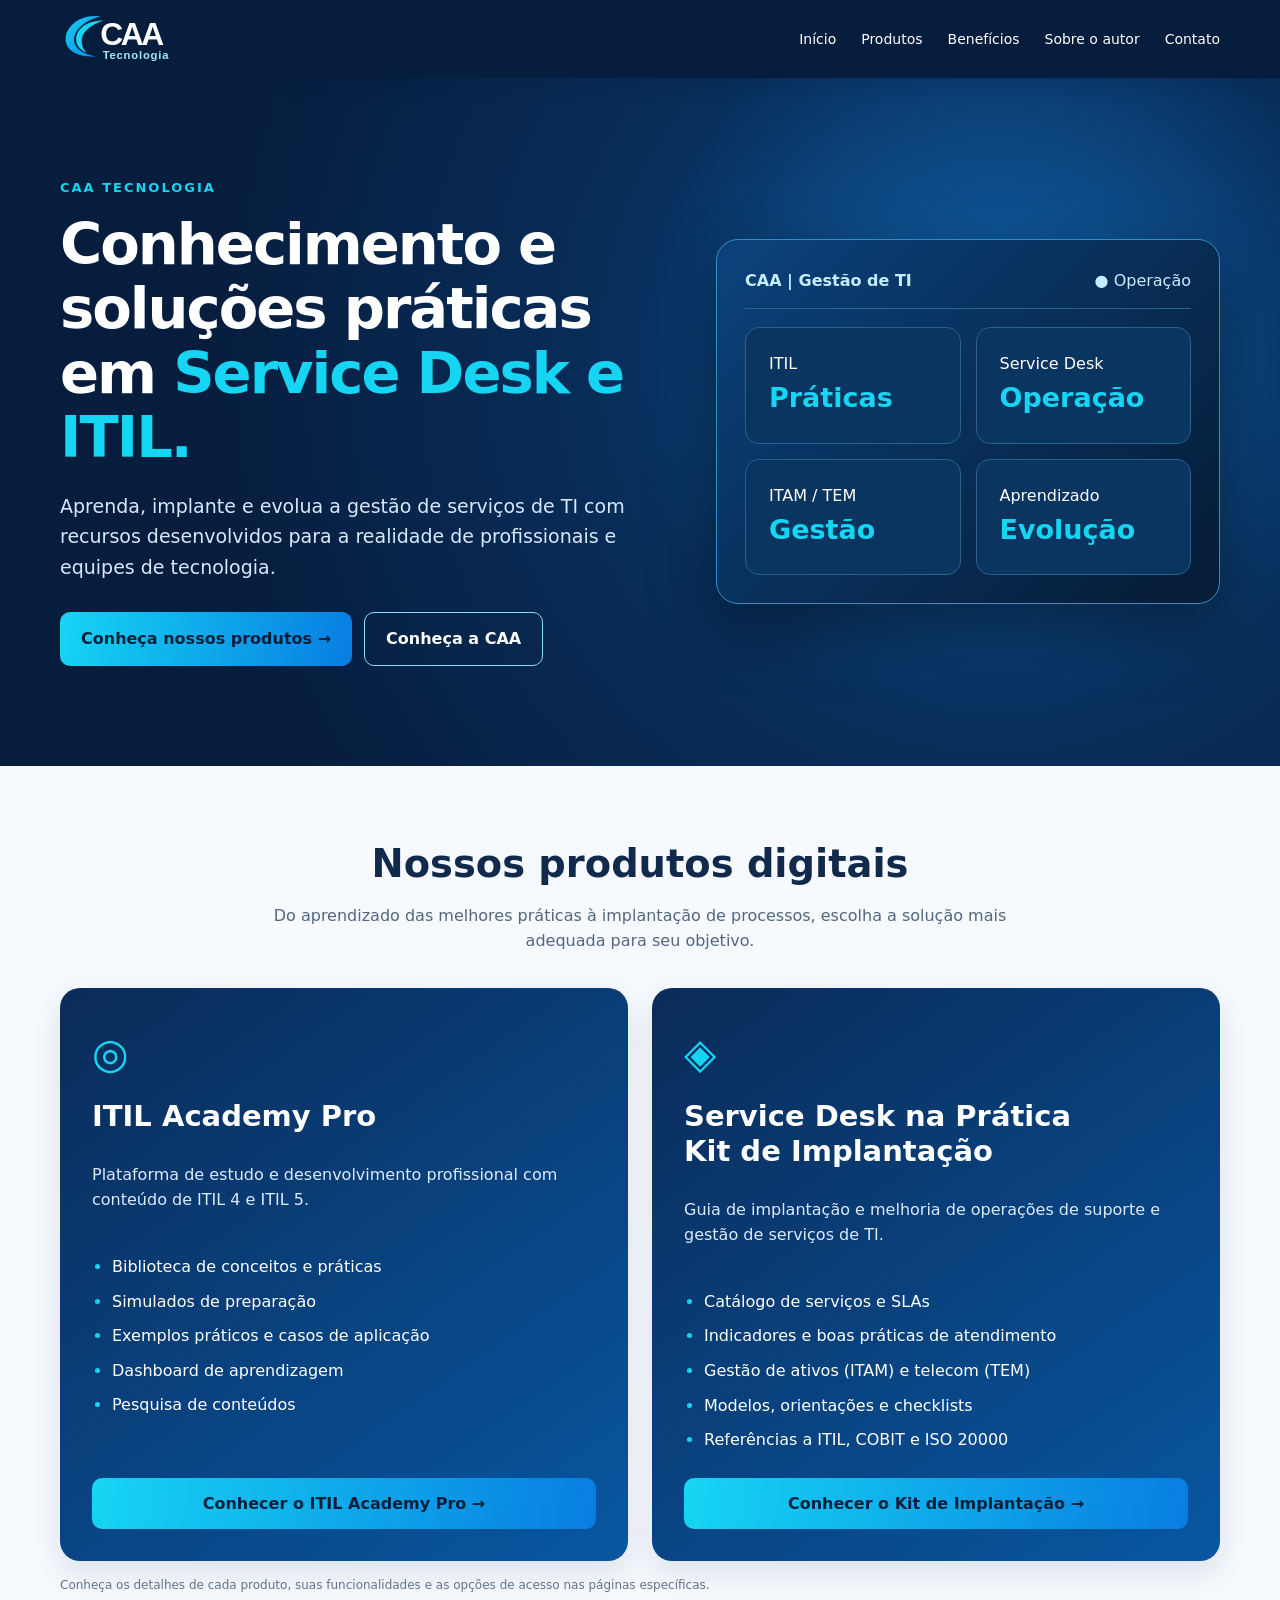
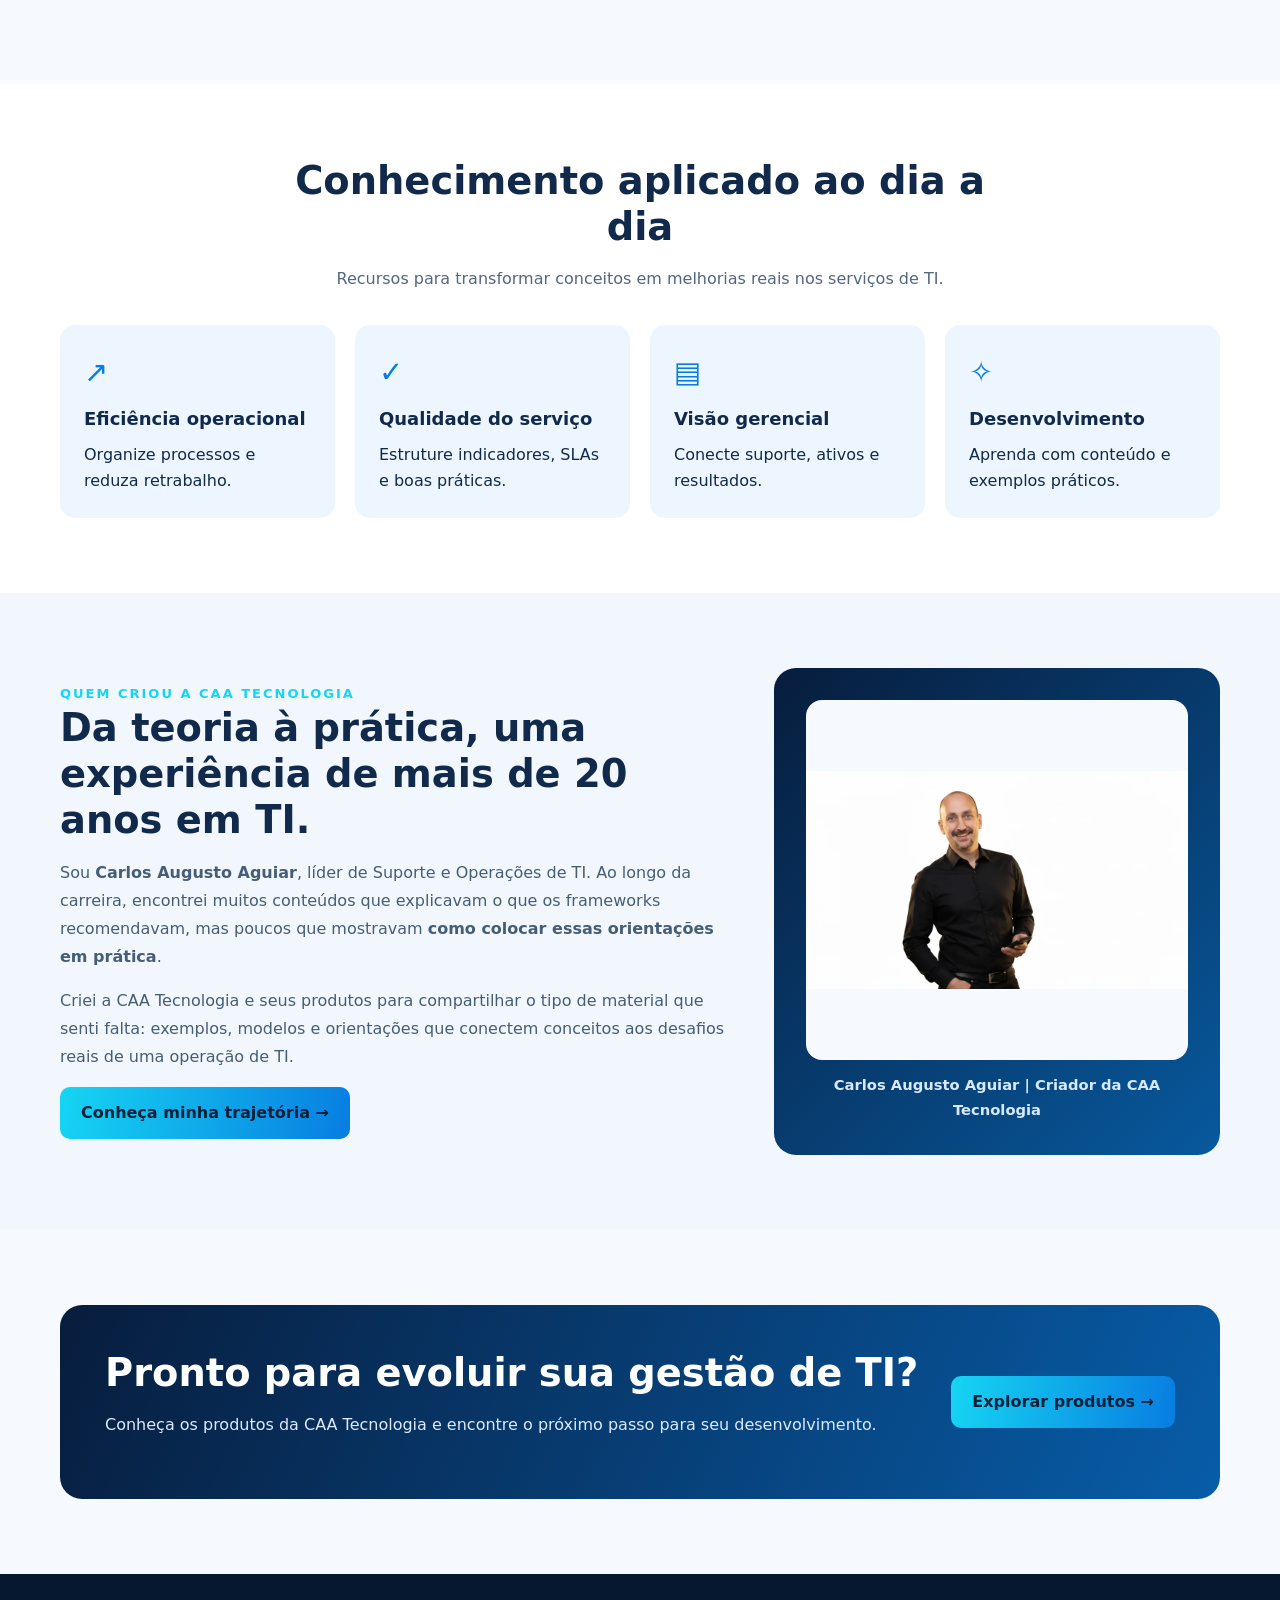
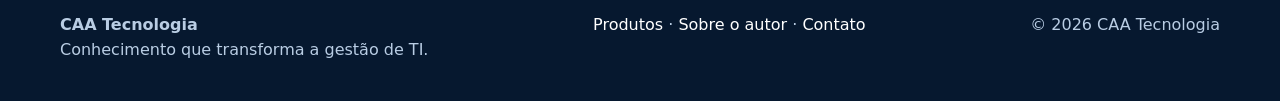
<file: index.html>
<!DOCTYPE html>
<!DOCTYPE html>

<html lang="pt-BR"><head><meta charset="utf-8"/><meta content="width=device-width,initial-scale=1" name="viewport"/><meta content="Aprenda ITIL e Service Desk na prática com a CAA Tecnologia. Conheça plataformas de estudo, exemplos aplicados e materiais para gestão de serviços de TI." name="description"/><title>CAA Tecnologia | ITIL e Service Desk na Prática</title><link href="style.css" rel="stylesheet"/><link href="https://caatecnologia.com/" rel="canonical"/><meta content="website" property="og:type"/><meta content="pt_BR" property="og:locale"/><meta content="CAA Tecnologia" property="og:site_name"/><meta content="CAA Tecnologia | ITIL e Service Desk na Prática" property="og:title"/><meta content="Aprenda ITIL e Service Desk na prática com a CAA Tecnologia. Conheça plataformas de estudo, exemplos aplicados e materiais para gestão de serviços de TI." property="og:description"/><meta content="https://caatecnologia.com/" property="og:url"/><meta content="summary" name="twitter:card"/><script type="application/ld+json">{
  "@context": "https://schema.org",
  "@type": "Organization",
  "name": "CAA Tecnologia",
  "url": "https://caatecnologia.com/",
  "description": "Conteúdos e produtos digitais de aplicação prática em ITIL, Service Desk e gestão de serviços de TI.",
  "founder": {
    "@type": "Person",
    "name": "Carlos Augusto Aguiar"
  }
}</script></head><body><header class="header"><div class="container nav"><a aria-label="CAA Tecnologia" class="brand" href="#inicio"><img alt="CAA Tecnologia" height="60" src="logo-caa.svg" style="display:block;width:185px;height:auto" width="185"/></a><nav aria-label="Navegação" class="links"><a href="#inicio">Início</a><a href="#produtos">Produtos</a><a href="#beneficios">Benefícios</a><a href="sobre-autor/">Sobre o autor</a><a href="#contato">Contato</a></nav></div></header><main><div class="hero" id="inicio"><div class="container hero-grid"><div><div class="eyebrow">CAA Tecnologia</div><h1>Conhecimento e soluções práticas em <span>Service Desk e ITIL.</span></h1><p>Aprenda, implante e evolua a gestão de serviços de TI com recursos desenvolvidos para a realidade de profissionais e equipes de tecnologia.</p><div class="actions"><a class="btn" href="#produtos">Conheça nossos produtos →</a><a class="btn outline" href="#sobre">Conheça a CAA</a></div></div><div aria-label="Ilustração conceitual de painel de gestão de TI" class="visual"><div class="visual-title"><b>CAA | Gestão de TI</b><span>● Operação</span></div><div class="metric-grid"><div class="metric">ITIL<b>Práticas</b></div><div class="metric">Service Desk<b>Operação</b></div><div class="metric">ITAM / TEM<b>Gestão</b></div><div class="metric">Aprendizado<b>Evolução</b></div></div></div></div></div><section id="produtos"><div class="container"><div class="section-head"><h2>Nossos produtos digitais</h2><p>Do aprendizado das melhores práticas à implantação de processos, escolha a solução mais adequada para seu objetivo.</p></div><div class="products"><article class="product"><div class="icon">◎</div><h3>ITIL Academy Pro</h3><p>Plataforma de estudo e desenvolvimento profissional com conteúdo de ITIL 4 e ITIL 5.</p><ul><li>Biblioteca de conceitos e práticas</li><li>Simulados de preparação</li><li>Exemplos práticos e casos de aplicação</li><li>Dashboard de aprendizagem</li><li>Pesquisa de conteúdos</li></ul><a class="btn" href="itil-academy-pro/">Conhecer o ITIL Academy Pro →</a></article><article class="product"><div class="icon">◈</div><h3>Service Desk na Prática <br/>Kit de Implantação</h3><p>Guia de implantação e melhoria de operações de suporte e gestão de serviços de TI.</p><ul><li>Catálogo de serviços e SLAs</li><li>Indicadores e boas práticas de atendimento</li><li>Gestão de ativos (ITAM) e telecom (TEM)</li><li>Modelos, orientações e checklists</li><li>Referências a ITIL, COBIT e ISO 20000</li></ul><a class="btn" href="service-desk/">Conhecer o Kit de Implantação →</a></article></div><p class="note">Conheça os detalhes de cada produto, suas funcionalidades e as opções de acesso nas páginas específicas.</p></div></section><section class="features" id="beneficios"><div class="container"><div class="section-head"><h2>Conhecimento aplicado ao dia a dia</h2><p>Recursos para transformar conceitos em melhorias reais nos serviços de TI.</p></div><div class="feature-grid"><div class="feature"><div class="symbol">↗</div><strong>Eficiência operacional</strong>Organize processos e reduza retrabalho.</div><div class="feature"><div class="symbol">✓</div><strong>Qualidade do serviço</strong>Estruture indicadores, SLAs e boas práticas.</div><div class="feature"><div class="symbol">▤</div><strong>Visão gerencial</strong>Conecte suporte, ativos e resultados.</div><div class="feature"><div class="symbol">✧</div><strong>Desenvolvimento</strong>Aprenda com conteúdo e exemplos práticos.</div></div></div></section><section class="author-section" id="sobre"><div class="container author-grid"><div><div class="eyebrow">Quem criou a CAA Tecnologia</div><h2>Da teoria à prática, uma experiência de mais de 20 anos em TI.</h2><p>Sou <strong>Carlos Augusto Aguiar</strong>, líder de Suporte e Operações de TI. Ao longo da carreira, encontrei muitos conteúdos que explicavam o que os frameworks recomendavam, mas poucos que mostravam <strong>como colocar essas orientações em prática</strong>.</p><p>Criei a CAA Tecnologia e seus produtos para compartilhar o tipo de material que senti falta: exemplos, modelos e orientações que conectem conceitos aos desafios reais de uma operação de TI.</p><a class="btn" href="sobre-autor/">Conheça minha trajetória →</a></div><div class="author-panel"><img alt="Foto profissional de Carlos Augusto Aguiar" class="author-photo" loading="lazy" src="foto-autor.webp"/><p class="author-photo-caption">Carlos Augusto Aguiar | Criador da CAA Tecnologia</p></div></div></section><section id="contato"><div class="container"><div class="cta"><div><h2>Pronto para evoluir sua gestão de TI?</h2><p>Conheça os produtos da CAA Tecnologia e encontre o próximo passo para seu desenvolvimento.</p></div><a class="btn" href="#produtos">Explorar produtos →</a></div></div></section></main><footer><div class="container foot"><div><b>CAA Tecnologia</b><div>Conhecimento que transforma a gestão de TI.</div></div><div><a href="#produtos">Produtos</a> · <a href="sobre-autor/">Sobre o autor</a> · <a href="#contato">Contato</a></div><div>© <span id="year">2026</span> CAA Tecnologia</div></div></footer><script>document.getElementById('year').textContent=new Date().getFullYear()</script></body></html>
</file>
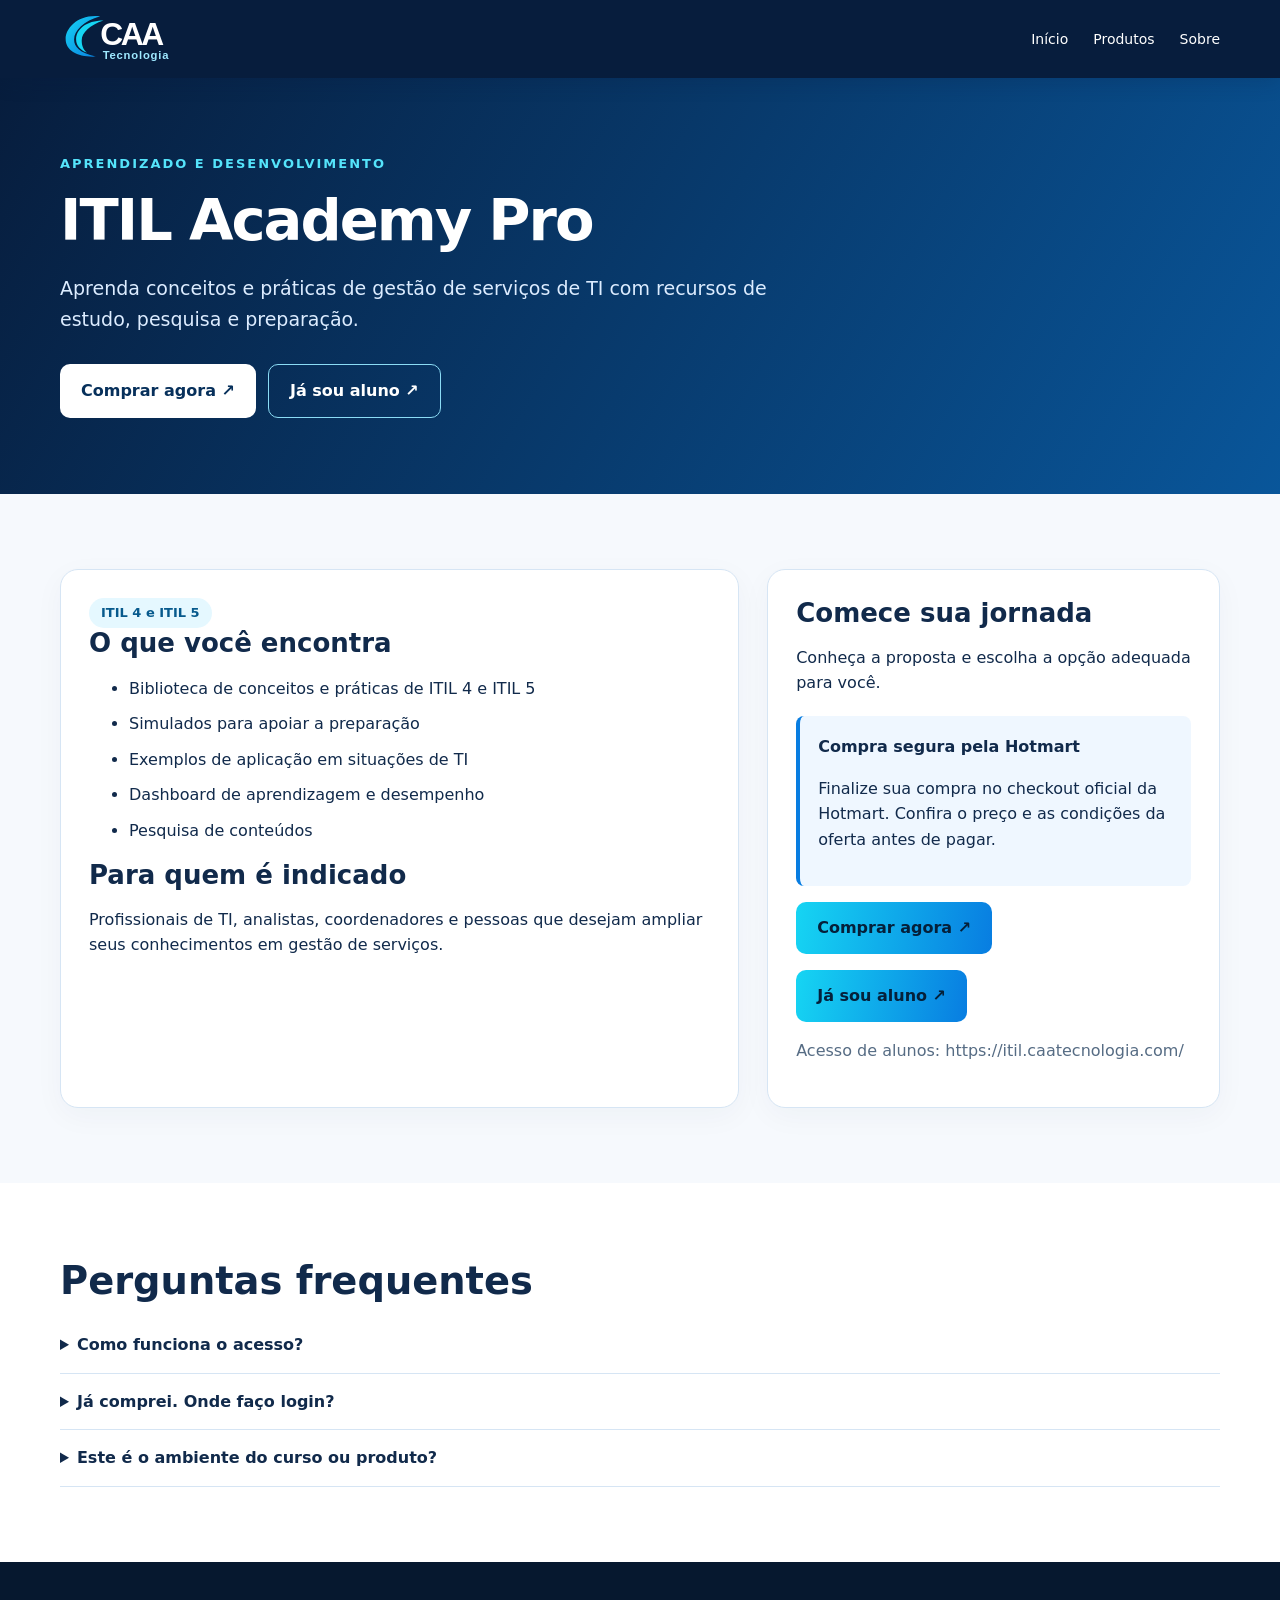
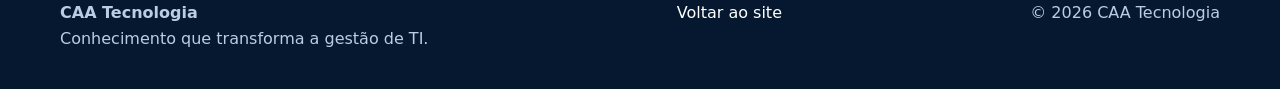
<file: itil-academy-pro/index.html>
<!DOCTYPE html>
<html lang="pt-BR">
<head>
<meta charset="utf-8"/>
<meta name="viewport" content="width=device-width,initial-scale=1"/>
<title>ITIL Academy Pro | ITIL 4 e 5 na Prática</title>
<meta name="description" content="Estude ITIL 4 e ITIL 5 com biblioteca de conceitos, simulados, exemplos práticos e dashboard de aprendizagem no ITIL Academy Pro da CAA Tecnologia."/>
<link rel="canonical" href="https://caatecnologia.com/itil-academy-pro/"/>
<meta name="robots" content="index,follow"/>
<meta property="og:type" content="website"/>
<meta property="og:locale" content="pt_BR"/>
<meta property="og:site_name" content="CAA Tecnologia"/>
<meta property="og:title" content="ITIL Academy Pro | ITIL 4 e 5 na Prática"/>
<meta property="og:description" content="Biblioteca ITIL 4 e 5, simulados e exemplos práticos para conectar a teoria aos desafios da gestão de serviços de TI."/>
<meta property="og:url" content="https://caatecnologia.com/itil-academy-pro/"/>
<meta name="twitter:card" content="summary"/>
<meta name="twitter:title" content="ITIL Academy Pro | ITIL 4 e 5 na Prática"/>
<meta name="twitter:description" content="Estude ITIL com biblioteca, simulados e exemplos de aplicação prática."/>
<link href="../style.css" rel="stylesheet"/>
<script type="application/ld+json">{"@context":"https://schema.org","@graph":[{"@type":"Organization","@id":"https://caatecnologia.com/#organization","name":"CAA Tecnologia","url":"https://caatecnologia.com/"},{"@type":"WebPage","@id":"https://caatecnologia.com/itil-academy-pro/#webpage","url":"https://caatecnologia.com/itil-academy-pro/","name":"ITIL Academy Pro | ITIL 4 e 5 na Prática","description":"Plataforma de aprendizagem com biblioteca ITIL 4 e ITIL 5, simulados e exemplos práticos.","inLanguage":"pt-BR","publisher":{"@id":"https://caatecnologia.com/#organization"},"mainEntity":{"@id":"https://caatecnologia.com/itil-academy-pro/#product"}},{"@type":"Product","@id":"https://caatecnologia.com/itil-academy-pro/#product","name":"ITIL Academy Pro","description":"Plataforma digital de estudo de ITIL 4 e ITIL 5 com biblioteca, simulados, exemplos práticos e dashboard de aprendizagem.","brand":{"@type":"Brand","name":"CAA Tecnologia"},"url":"https://caatecnologia.com/itil-academy-pro/"}]}</script>
</head>
<body><header class="header"><div class="container nav"><a aria-label="CAA Tecnologia" class="brand" href="../"><img alt="CAA Tecnologia" height="60" src="../logo-caa.svg" style="display:block;width:185px;height:auto" width="185"/></a><nav aria-label="Navegação" class="links"><a href="../">Início</a><a href="../#produtos">Produtos</a><a href="../#sobre">Sobre</a></nav></div></header><main><div class="detail-hero"><div class="container"><div class="eyebrow">Aprendizado e desenvolvimento</div><h1>ITIL Academy Pro</h1><p>Aprenda conceitos e práticas de gestão de serviços de TI com recursos de estudo, pesquisa e preparação.</p><div class="actions"><a class="btn secondary" href="https://pay.hotmart.com/L108184821G" rel="noopener noreferrer" target="_blank">Comprar agora ↗</a><a class="btn outline" href="https://itil.caatecnologia.com/" rel="noopener noreferrer" target="_blank">Já sou aluno ↗</a></div></div></div><section><div class="container detail-grid"><article class="panel"><span class="pill">ITIL 4 e ITIL 5</span><h2>O que você encontra</h2><ul><li>Biblioteca de conceitos e práticas de ITIL 4 e ITIL 5</li><li>Simulados para apoiar a preparação</li><li>Exemplos de aplicação em situações de TI</li><li>Dashboard de aprendizagem e desempenho</li><li>Pesquisa de conteúdos</li></ul><h2>Para quem é indicado</h2><p>Profissionais de TI, analistas, coordenadores e pessoas que desejam ampliar seus conhecimentos em gestão de serviços.</p></article><aside class="panel" id="compra"><h2>Comece sua jornada</h2><p>Conheça a proposta e escolha a opção adequada para você.</p><div class="purchase-note"><strong>Compra segura pela Hotmart</strong><p>Finalize sua compra no checkout oficial da Hotmart. Confira o preço e as condições da oferta antes de pagar.</p></div><p><a class="btn" href="https://pay.hotmart.com/L108184821G" rel="noopener noreferrer" target="_blank">Comprar agora ↗</a></p><p><a class="btn" href="https://itil.caatecnologia.com/" rel="noopener noreferrer" target="_blank">Já sou aluno ↗</a></p><p class="muted">Acesso de alunos: https://itil.caatecnologia.com/</p></aside></div></section><section class="features faq"><div class="container"><h2>Perguntas frequentes</h2><details><summary>Como funciona o acesso?</summary><p>A compra dá acesso conforme as regras da oferta na Hotmart e a validação de acesso na plataforma.</p></details><details><summary>Já comprei. Onde faço login?</summary><p>Use o botão “Já sou aluno” nesta página, com a conta vinculada à sua compra.</p></details><details><summary>Este é o ambiente do curso ou produto?</summary><p>Não. Esta é uma página de apresentação. O acesso ao conteúdo ocorre na plataforma do produto.</p></details></div></section></main><footer><div class="container foot"><div><b>CAA Tecnologia</b><div>Conhecimento que transforma a gestão de TI.</div></div><div><a href="../">Voltar ao site</a></div><div>© 2026 CAA Tecnologia</div></div></footer></body></html>
</file>
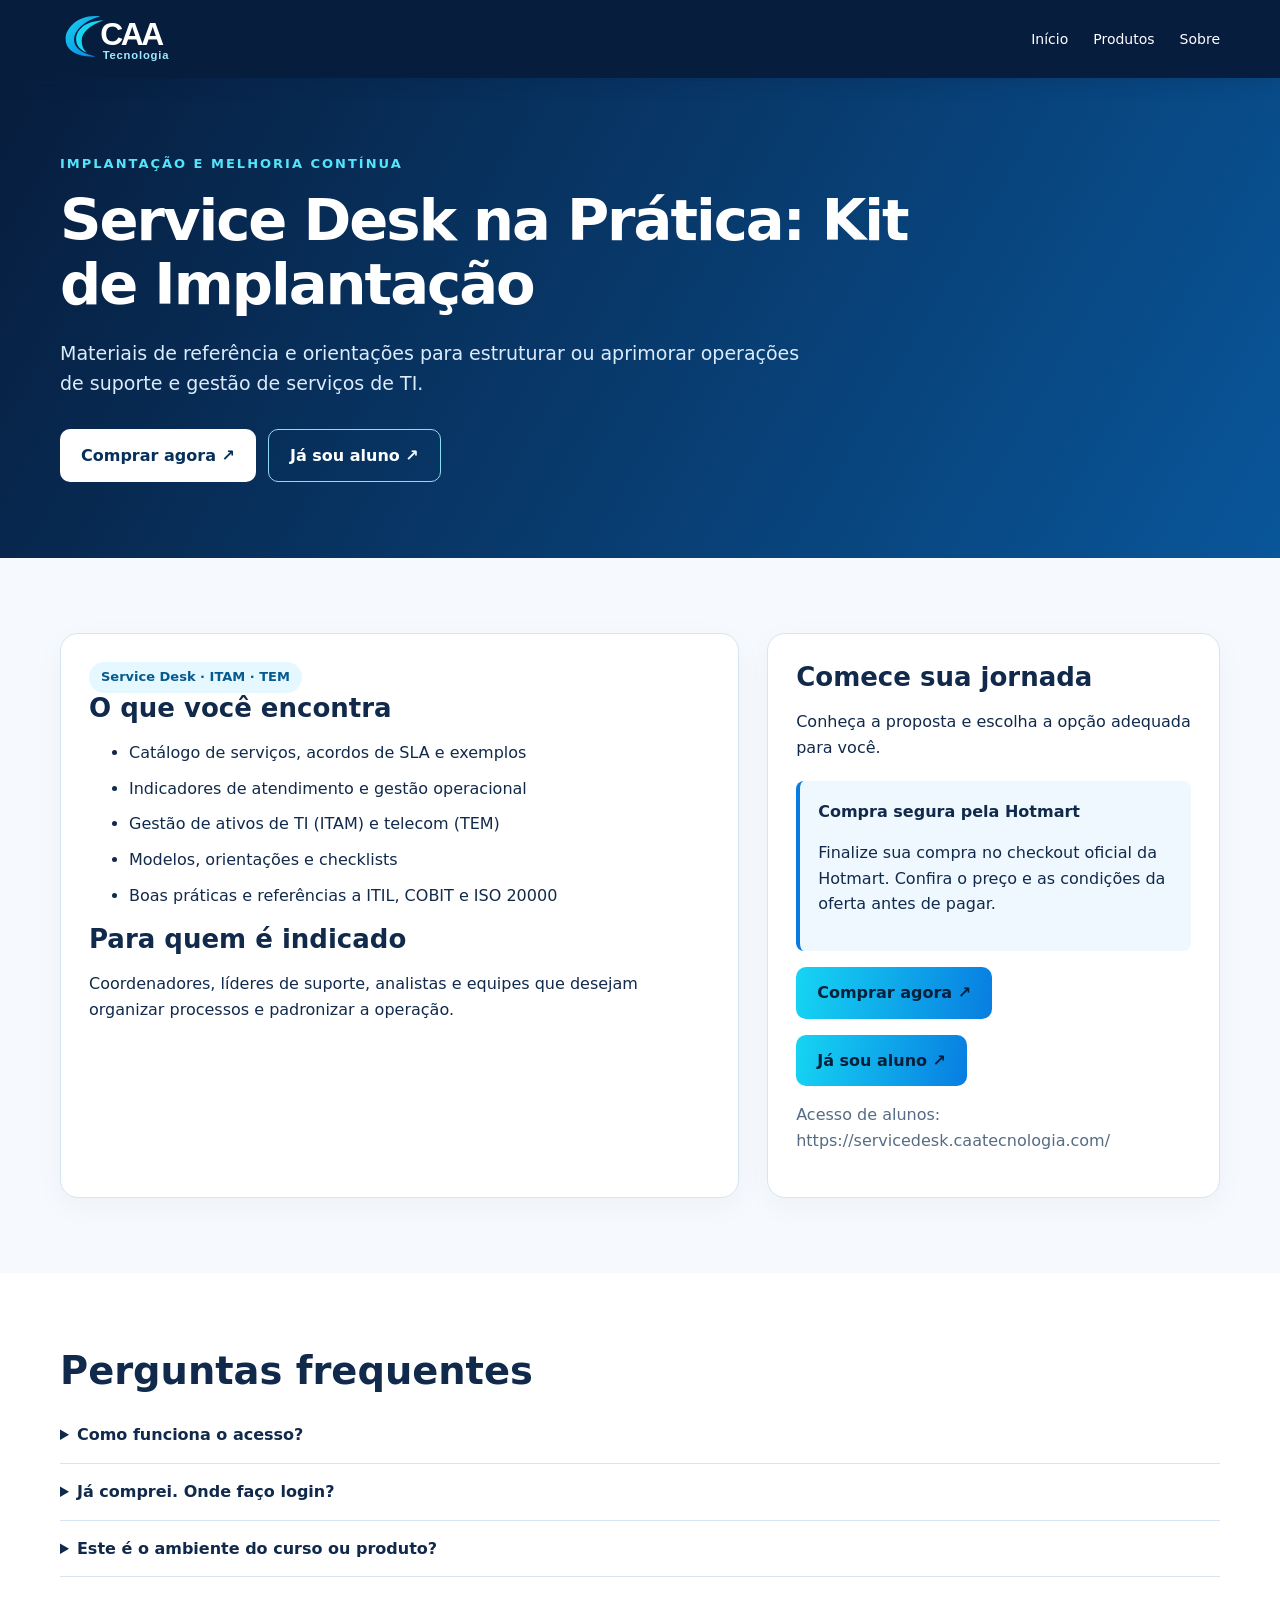
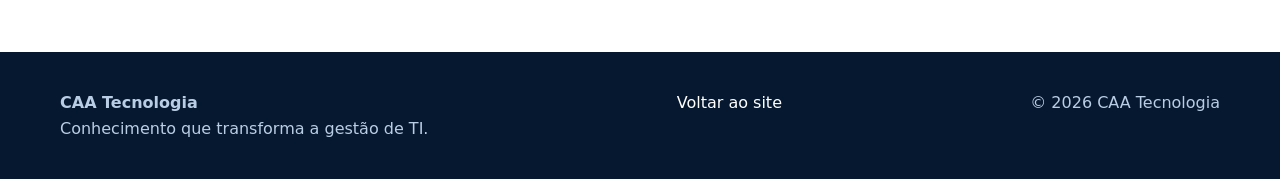
<file: service-desk/index.html>
<!DOCTYPE html>

<html lang="pt-BR">
<head>
<meta charset="utf-8"/>
<meta content="width=device-width,initial-scale=1" name="viewport"/>
<meta content="Implante e melhore seu Service Desk com orientações práticas sobre ITSM, catálogo de serviços, SLA, indicadores, gestão de ativos (ITAM) e telecom (TEM)." name="description"/>
<title>Service Desk na Prática | Kit de Implantação de TI</title>
<link href="../style.css" rel="stylesheet"/>
<link href="https://caatecnologia.com/service-desk/" rel="canonical"/>
<meta content="website" property="og:type"/>
<meta content="pt_BR" property="og:locale"/>
<meta content="CAA Tecnologia" property="og:site_name"/>
<meta content="Service Desk na Prática | Kit de Implantação de TI" property="og:title"/>
<meta content="Materiais e orientações práticas para estruturar o Service Desk: SLA, indicadores, ITSM, ITAM, TEM e modelos de implantação." property="og:description"/>
<meta content="https://caatecnologia.com/service-desk/" property="og:url"/>
<meta content="summary_large_image" name="twitter:card"/>
<script type="application/ld+json">{
  "@context": "https://schema.org",
  "@graph": [
    {
      "@type": "Organization",
      "@id": "https://caatecnologia.com/#organization",
      "name": "CAA Tecnologia",
      "url": "https://caatecnologia.com/"
    },
    {
      "@type": "WebPage",
      "@id": "https://caatecnologia.com/service-desk/#webpage",
      "url": "https://caatecnologia.com/service-desk/",
      "name": "Service Desk na Prática: Kit de Implantação",
      "description": "Materiais de referência e orientações para estruturar ou aprimorar operações de suporte e gestão de serviços de TI.",
      "inLanguage": "pt-BR",
      "publisher": {
        "@id": "https://caatecnologia.com/#organization"
      },
      "mainEntity": {
        "@id": "https://caatecnologia.com/service-desk/#product"
      }
    },
    {
      "@type": "Product",
      "@id": "https://caatecnologia.com/service-desk/#product",
      "name": "Service Desk na Prática: Kit de Implantação",
      "description": "Produto digital com materiais de referência, modelos e orientações para estruturação e melhoria de operações de Service Desk, incluindo SLAs, indicadores, ITAM e TEM.",
      "url": "https://caatecnologia.com/service-desk/",
      "brand": {
        "@type": "Brand",
        "name": "CAA Tecnologia"
      },
      "category": "Material educacional digital",
      "offers": {
        "@type": "Offer",
        "url": "https://pay.hotmart.com/N108180989K",
        "price": "29.90",
        "priceCurrency": "BRL",
        "seller": {
          "@id": "https://caatecnologia.com/#organization"
        }
      },
      "image": "https://caatecnologia.com/service-desk/capa-service-desk.webp"
    }
  ]
}</script>
<meta content="https://caatecnologia.com/service-desk/capa-service-desk.webp" property="og:image"/><meta content="Capa do Service Desk na Prática: Kit de Implantação" property="og:image:alt"/><meta content="https://caatecnologia.com/service-desk/capa-service-desk.webp" name="twitter:image"/></head>
<body><header class="header"><div class="container nav"><a aria-label="CAA Tecnologia" class="brand" href="../"><img alt="CAA Tecnologia" height="60" src="../logo-caa.svg" style="display:block;width:185px;height:auto" width="185"/></a><nav aria-label="Navegação" class="links"><a href="../">Início</a><a href="../#produtos">Produtos</a><a href="../#sobre">Sobre</a></nav></div></header><main><div class="detail-hero"><div class="container"><div class="eyebrow">Implantação e melhoria contínua</div><h1>Service Desk na Prática: Kit de Implantação</h1><p>Materiais de referência e orientações para estruturar ou aprimorar operações de suporte e gestão de serviços de TI.</p><div class="actions"><a class="btn secondary" href="https://pay.hotmart.com/N108180989K" rel="noopener noreferrer" target="_blank">Comprar agora ↗</a><a class="btn outline" href="https://servicedesk.caatecnologia.com/" rel="noopener noreferrer" target="_blank">Já sou aluno ↗</a></div></div></div><section><div class="container detail-grid"><article class="panel"><span class="pill">Service Desk · ITAM · TEM</span><h2>O que você encontra</h2><ul><li>Catálogo de serviços, acordos de SLA e exemplos</li><li>Indicadores de atendimento e gestão operacional</li><li>Gestão de ativos de TI (ITAM) e telecom (TEM)</li><li>Modelos, orientações e checklists</li><li>Boas práticas e referências a ITIL, COBIT e ISO 20000</li></ul><h2>Para quem é indicado</h2><p>Coordenadores, líderes de suporte, analistas e equipes que desejam organizar processos e padronizar a operação.</p></article><aside class="panel" id="compra"><h2>Comece sua jornada</h2><p>Conheça a proposta e escolha a opção adequada para você.</p><div class="purchase-note"><strong>Compra segura pela Hotmart</strong><p>Finalize sua compra no checkout oficial da Hotmart. Confira o preço e as condições da oferta antes de pagar.</p></div><p><a class="btn" href="https://pay.hotmart.com/N108180989K" rel="noopener noreferrer" target="_blank">Comprar agora ↗</a></p><p><a class="btn" href="https://servicedesk.caatecnologia.com/" rel="noopener noreferrer" target="_blank">Já sou aluno ↗</a></p><p class="muted">Acesso de alunos: https://servicedesk.caatecnologia.com/</p></aside></div></section><section class="features faq"><div class="container"><h2>Perguntas frequentes</h2><details><summary>Como funciona o acesso?</summary><p>Os materiais disponíveis e as condições de acesso devem ser conferidos na oferta da Hotmart.</p></details><details><summary>Já comprei. Onde faço login?</summary><p>Use o botão “Já sou aluno” nesta página, com a conta vinculada à sua compra.</p></details><details><summary>Este é o ambiente do curso ou produto?</summary><p>Não. Esta é uma página de apresentação. O acesso ao conteúdo ocorre na plataforma do produto.</p></details></div></section></main><footer><div class="container foot"><div><b>CAA Tecnologia</b><div>Conhecimento que transforma a gestão de TI.</div></div><div><a href="../">Voltar ao site</a></div><div>© 2026 CAA Tecnologia</div></div></footer></body></html>
</file>
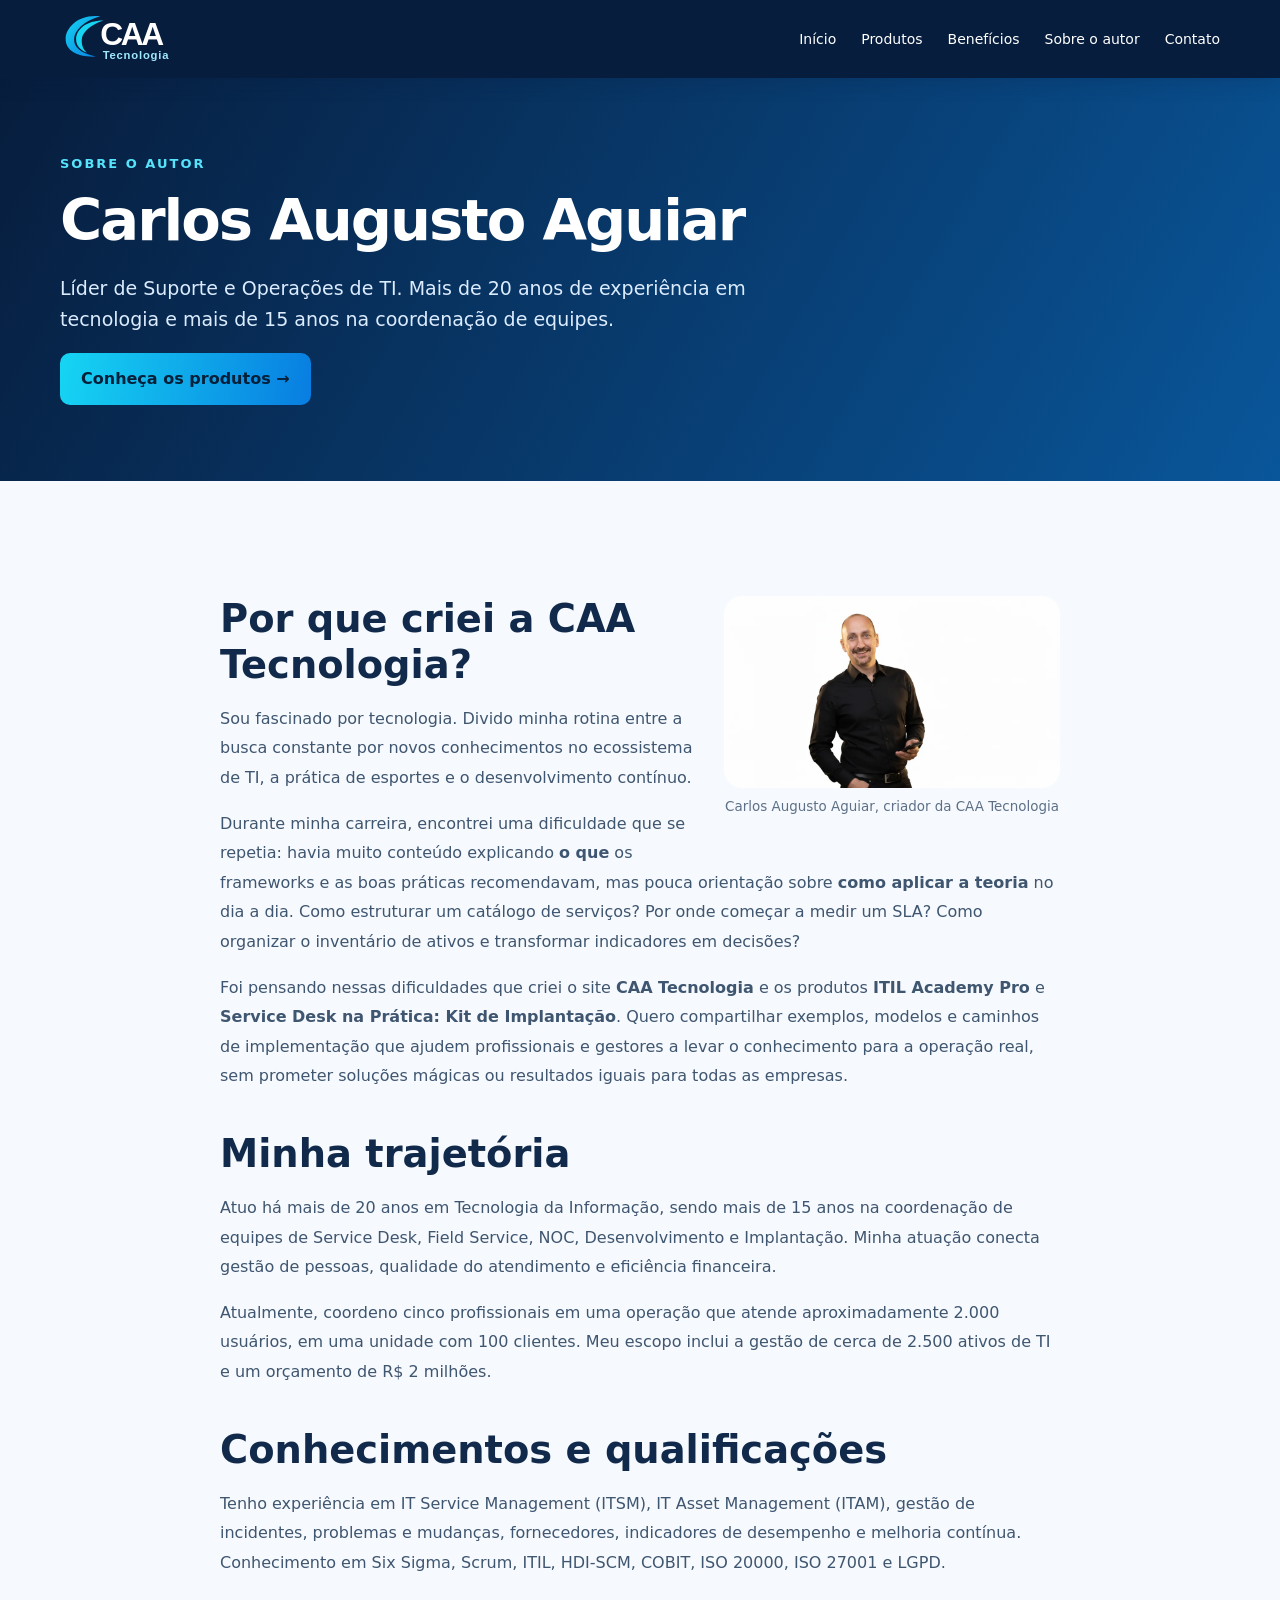
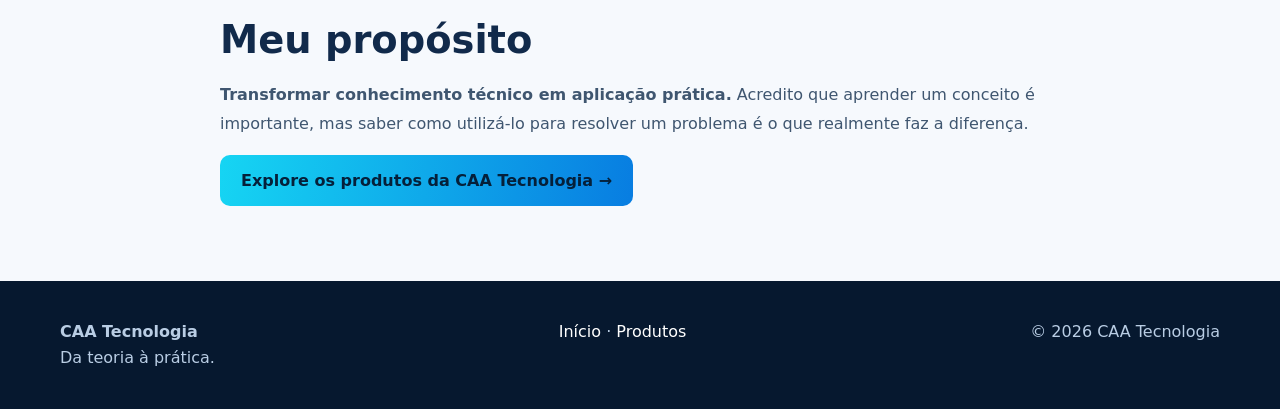
<file: sobre-autor/index.html>
<!DOCTYPE html>

<html lang="pt-BR"><head><meta charset="utf-8"/><meta content="width=device-width,initial-scale=1" name="viewport"/><meta content="Conheça Carlos Augusto Aguiar, profissional com mais de 20 anos em TI e experiência em liderança, Service Desk, ITSM e ITAM. Criador da CAA Tecnologia." name="description"/><title>Sobre Carlos Augusto Aguiar | CAA Tecnologia</title><link href="../style.css" rel="stylesheet"/><link href="https://caatecnologia.com/sobre-autor/" rel="canonical"/><meta content="profile" property="og:type"/><meta content="pt_BR" property="og:locale"/><meta content="CAA Tecnologia" property="og:site_name"/><meta content="Sobre Carlos Augusto Aguiar | CAA Tecnologia" property="og:title"/><meta content="Conheça a trajetória de Carlos Augusto Aguiar, criador da CAA Tecnologia, e seu propósito de conectar teoria e prática na gestão de TI." property="og:description"/><meta content="https://caatecnologia.com/sobre-autor/" property="og:url"/><meta content="https://caatecnologia.com/foto-autor.webp" property="og:image"/><meta content="Foto profissional de Carlos Augusto Aguiar" property="og:image:alt"/><meta content="summary_large_image" name="twitter:card"/><script type="application/ld+json">{
  "@context": "https://schema.org",
  "@type": "ProfilePage",
  "url": "https://caatecnologia.com/sobre-autor/",
  "name": "Sobre Carlos Augusto Aguiar | CAA Tecnologia",
  "mainEntity": {
    "@type": "Person",
    "name": "Carlos Augusto Aguiar",
    "url": "https://caatecnologia.com/sobre-autor/",
    "image": "https://caatecnologia.com/foto-autor.webp",
    "description": "Profissional de tecnologia com mais de 20 anos de experiência, atuação em liderança de suporte e operações de TI e criador da CAA Tecnologia.",
    "knowsAbout": ["Service Desk", "IT Service Management (ITSM)", "IT Asset Management (ITAM)", "ITIL", "Gestão de serviços de TI"],
    "worksFor": {"@type": "Organization", "name": "CAA Tecnologia", "url": "https://caatecnologia.com/"}
  }
}</script></head><body><header class="header"><div class="container nav"><a class="brand" href="../"><img alt="CAA Tecnologia" src="../logo-caa.svg" width="185"/></a><nav aria-label="Navegação" class="links"><a href="../">Início</a><a href="../#produtos">Produtos</a><a href="../#beneficios">Benefícios</a><a aria-current="page" href="./">Sobre o autor</a><a href="../#contato">Contato</a></nav></div></header><main><section class="detail-hero"><div class="container"><div class="eyebrow">Sobre o autor</div><h1>Carlos Augusto Aguiar</h1><p>Líder de Suporte e Operações de TI. Mais de 20 anos de experiência em tecnologia e mais de 15 anos na coordenação de equipes.</p><a class="btn" href="../#produtos">Conheça os produtos →</a></div></section><section><div class="container author-bio"><figure class="bio-photo"><img alt="Carlos Augusto Aguiar, criador da CAA Tecnologia" loading="lazy" src="../foto-autor.webp"/><figcaption>Carlos Augusto Aguiar, criador da CAA Tecnologia</figcaption></figure><h2>Por que criei a CAA Tecnologia?</h2><p>Sou fascinado por tecnologia. Divido minha rotina entre a busca constante por novos conhecimentos no ecossistema de TI, a prática de esportes e o desenvolvimento contínuo.</p><p>Durante minha carreira, encontrei uma dificuldade que se repetia: havia muito conteúdo explicando <strong>o que</strong> os frameworks e as boas práticas recomendavam, mas pouca orientação sobre <strong>como aplicar a teoria</strong> no dia a dia. Como estruturar um catálogo de serviços? Por onde começar a medir um SLA? Como organizar o inventário de ativos e transformar indicadores em decisões?</p><p>Foi pensando nessas dificuldades que criei o site <strong>CAA Tecnologia</strong> e os produtos <strong>ITIL Academy Pro</strong> e <strong>Service Desk na Prática: Kit de Implantação</strong>. Quero compartilhar exemplos, modelos e caminhos de implementação que ajudem profissionais e gestores a levar o conhecimento para a operação real, sem prometer soluções mágicas ou resultados iguais para todas as empresas.</p><h2>Minha trajetória</h2><p>Atuo há mais de 20 anos em Tecnologia da Informação, sendo mais de 15 anos na coordenação de equipes de Service Desk, Field Service, NOC, Desenvolvimento e Implantação. Minha atuação conecta gestão de pessoas, qualidade do atendimento e eficiência financeira.</p><p>Atualmente, coordeno cinco profissionais em uma operação que atende aproximadamente 2.000 usuários, em uma unidade com 100 clientes. Meu escopo inclui a gestão de cerca de 2.500 ativos de TI e um orçamento de R$ 2 milhões.</p><h2>Conhecimentos e qualificações</h2><p>Tenho experiência em IT Service Management (ITSM), IT Asset Management (ITAM), gestão de incidentes, problemas e mudanças, fornecedores, indicadores de desempenho e melhoria contínua. Conhecimento em Six Sigma, Scrum, ITIL, HDI-SCM, COBIT, ISO 20000, ISO 27001 e LGPD.</p><h2>Meu propósito</h2><p><strong>Transformar conhecimento técnico em aplicação prática.</strong> Acredito que aprender um conceito é importante, mas saber como utilizá-lo para resolver um problema é o que realmente faz a diferença.</p><a class="btn" href="../#produtos">Explore os produtos da CAA Tecnologia →</a></div></section></main><footer><div class="container foot"><div><b>CAA Tecnologia</b><div>Da teoria à prática.</div></div><div><a href="../">Início</a> · <a href="../#produtos">Produtos</a></div><div>© 2026 CAA Tecnologia</div></div></footer></body></html>
</file>
<file: style.css>
:root{--navy:#071d3d;--blue:#087de1;--cyan:#16d5f3;--pale:#eaf3fc;--ink:#112a4b}*{box-sizing:border-box}html{scroll-behavior:smooth}body{margin:0;font:16px/1.6 system-ui,-apple-system,Segoe UI,sans-serif;color:var(--ink);background:#f6f9fd}a{text-decoration:none;color:inherit}.container{width:min(1160px,92%);margin:auto}.header{background:#071d3d;color:#fff;position:sticky;top:0;z-index:5;box-shadow:0 3px 20px #071d3d33}.nav{display:flex;align-items:center;justify-content:space-between;gap:20px;min-height:78px}.brand{display:flex;align-items:center;gap:12px}.mark{font-weight:900;font-style:italic;letter-spacing:-4px;font-size:35px;color:#fff;line-height:1}.mark:before{content:'◜';font-size:45px;color:var(--cyan);margin-right:3px}.brand small{display:block;font-size:12px;letter-spacing:2px;color:#c7e9ff}.links{display:flex;gap:25px;align-items:center;font-size:14px}.links a:hover{color:var(--cyan)}.btn{display:inline-flex;justify-content:center;align-items:center;border:0;border-radius:10px;padding:13px 21px;font-weight:750;background:linear-gradient(100deg,var(--cyan),var(--blue));color:#05203a;cursor:pointer}.btn.outline{border:1px solid #8bdcf5;background:transparent;color:white}.hero{background:radial-gradient(circle at 78% 40%,#1164ae 0%,#082e5b 35%,#071d3d 75%);color:#fff;padding:100px 0}.hero-grid{display:grid;grid-template-columns:1.1fr .9fr;align-items:center;gap:40px}.eyebrow{color:var(--cyan);font-weight:750;letter-spacing:2px;text-transform:uppercase;font-size:13px}h1{font-size:clamp(36px,4.5vw,60px);line-height:1.12;letter-spacing:-2px;margin:14px 0 20px}h1 span{color:var(--cyan)}.hero p{font-size:19px;max-width:580px;color:#d8e8fb}.actions{display:flex;gap:12px;flex-wrap:wrap;margin-top:30px}.visual{border:1px solid #2c8fc5;background:linear-gradient(135deg,#0b427c,#061b35);border-radius:22px;padding:28px;box-shadow:0 25px 65px #0006}.visual-title{display:flex;justify-content:space-between;color:#c6edff;border-bottom:1px solid #2a668c;padding-bottom:14px}.metric-grid{display:grid;grid-template-columns:repeat(2,1fr);gap:15px;margin-top:18px}.metric{padding:23px;border:1px solid #26628b;border-radius:14px;background:#0a3560;color:#fff}.metric b{display:block;font-size:27px;color:var(--cyan)}section{padding:75px 0}.section-head{text-align:center;max-width:740px;margin:0 auto 34px}h2{font-size:clamp(28px,3vw,40px);line-height:1.2;margin:0 0 13px}.section-head p{color:#526780}.products{display:grid;grid-template-columns:repeat(2,1fr);gap:24px}.product{background:linear-gradient(145deg,#0a2b58,#0857a2);color:white;border-radius:20px;padding:32px;display:flex;flex-direction:column;box-shadow:0 12px 30px #082a501c}.product .icon{font-size:42px;color:var(--cyan)}.product h3{font-size:29px;line-height:1.2;margin:12px 0}.product p{color:#dceaff}.product ul{padding-left:20px;flex:1}.product li{margin:9px 0}.product li::marker{color:var(--cyan)}.product .btn{align-self:flex-start}.features{background:white}.feature-grid{display:grid;grid-template-columns:repeat(4,1fr);gap:20px}.feature{padding:24px;background:#edf6ff;border-radius:15px}.feature strong{display:block;margin:9px 0;font-size:18px}.feature .symbol{font-size:29px;color:var(--blue)}.about-grid{display:grid;grid-template-columns:1fr 1fr;gap:45px;align-items:center}.about-panel{background:#e4f1ff;border-radius:20px;padding:35px;border-left:5px solid var(--blue)}.cta{background:linear-gradient(115deg,#071d3d,#075da9);color:#fff;border-radius:22px;padding:45px;display:flex;align-items:center;justify-content:space-between;gap:25px}.cta p{color:#dceaff}footer{background:#06182f;color:#b9cde4;padding:38px 0}.foot{display:flex;justify-content:space-between;gap:25px;flex-wrap:wrap}footer a{color:white}.note{font-size:12px;color:#61748a;margin-top:15px}@media(max-width:760px){.links{gap:12px;flex-wrap:wrap;justify-content:flex-end}.links a{font-size:12px}.hero{padding:65px 0}.hero-grid,.products,.about-grid{grid-template-columns:1fr}.feature-grid{grid-template-columns:repeat(2,1fr)}.cta{display:block}.nav{align-items:flex-start;padding:12px 0;flex-direction:column}.visual{max-width:500px}}@media(max-width:420px){.feature-grid{grid-template-columns:1fr}.links{gap:11px}.hero p{font-size:17px}}.product .btn:focus-visible,.links a:focus-visible,.btn:focus-visible{outline:3px solid #16d5f3;outline-offset:4px}section{scroll-margin-top:90px}.brand img{max-width:185px}@media(max-width:760px){.brand img{max-width:160px}}
.product-actions{display:flex;flex-wrap:wrap;gap:10px;margin-top:auto}.btn.secondary{background:#ffffff;color:#07305b}.btn.disabled{background:#c8d8e7;color:#344e67;cursor:not-allowed}.product .btn{align-self:auto}.detail-hero{background:linear-gradient(120deg,#071d3d,#09569a);color:white;padding:76px 0}.detail-hero h1{max-width:850px}.detail-hero p{color:#dcecff;max-width:760px;font-size:19px}.detail-hero .eyebrow{color:#55e4fb}.detail-grid{display:grid;grid-template-columns:1.2fr .8fr;gap:28px}.panel{background:white;border:1px solid #d6e5f4;border-radius:18px;padding:28px;box-shadow:0 8px 30px #0a2c4b0a}.panel h2{font-size:26px}.panel li{margin:10px 0}.muted{color:#566c84}.pill{display:inline-block;background:#e5f8ff;color:#075a8d;padding:5px 12px;border-radius:999px;font-size:13px;font-weight:700}.purchase-note{border-left:4px solid #087de1;background:#eff7ff;padding:18px;border-radius:8px;margin-top:20px}.faq details{padding:15px 0;border-bottom:1px solid #d6e5f4}.faq summary{font-weight:700;cursor:pointer}.detail-hero .btn.outline{color:white}.detail-hero .btn.secondary{color:#07305b}.header .brand img{max-width:185px}@media(max-width:760px){.detail-grid{grid-template-columns:1fr}}

.author-section{background:#f2f7fd}.author-grid{display:grid;grid-template-columns:1.2fr .8fr;gap:45px;align-items:center}.author-grid p{color:#465d76;line-height:1.75}.author-panel{background:linear-gradient(135deg,#071d3d,#07599e);color:#fff;border-radius:22px;padding:32px}.author-panel p{color:#d8e9fb}.author-stats{display:grid;grid-template-columns:1fr 1fr;gap:16px;margin:24px 0}.author-stats div{border:1px solid #39739d;border-radius:12px;padding:17px}.author-stats strong{display:block;color:#16d5f3;font-size:29px}.author-stats span{font-size:13px;color:#d8e9fb}.author-bio{max-width:840px}.author-bio p{line-height:1.85;color:#3f5670}.author-bio h2{margin-top:40px}.results-grid{display:grid;grid-template-columns:repeat(3,1fr);gap:16px}.result-card{background:white;border:1px solid #d7e6f5;border-radius:15px;padding:21px}.result-card strong{font-size:27px;color:#087de1;display:block}.result-card span{font-size:14px;color:#455e77}.credentials{background:#eaf3fc;border-radius:16px;padding:26px;margin-top:25px}@media(max-width:760px){.author-grid,.results-grid{grid-template-columns:1fr}}

/* Foto do autor */
.author-panel {overflow:hidden;}
.author-photo {display:block;width:100%;height:360px;object-fit:contain;object-position:center center;border-radius:16px;background:#f6f9fd;}
.author-photo-caption {margin:12px 0 0;text-align:center;font-size:.92rem;font-weight:600;}
.bio-photo {float:right;width:min(40%,350px);margin:0 0 24px 30px;text-align:center;}
.bio-photo img {width:100%;height:auto;display:block;border-radius:18px;background:#f6f9fd;}
.bio-photo figcaption {font-size:.84rem;color:#5d7087;margin-top:8px;}
@media(max-width:700px){.author-photo{height:300px}.bio-photo{float:none;width:min(100%,360px);margin:0 auto 26px}}
</file>
